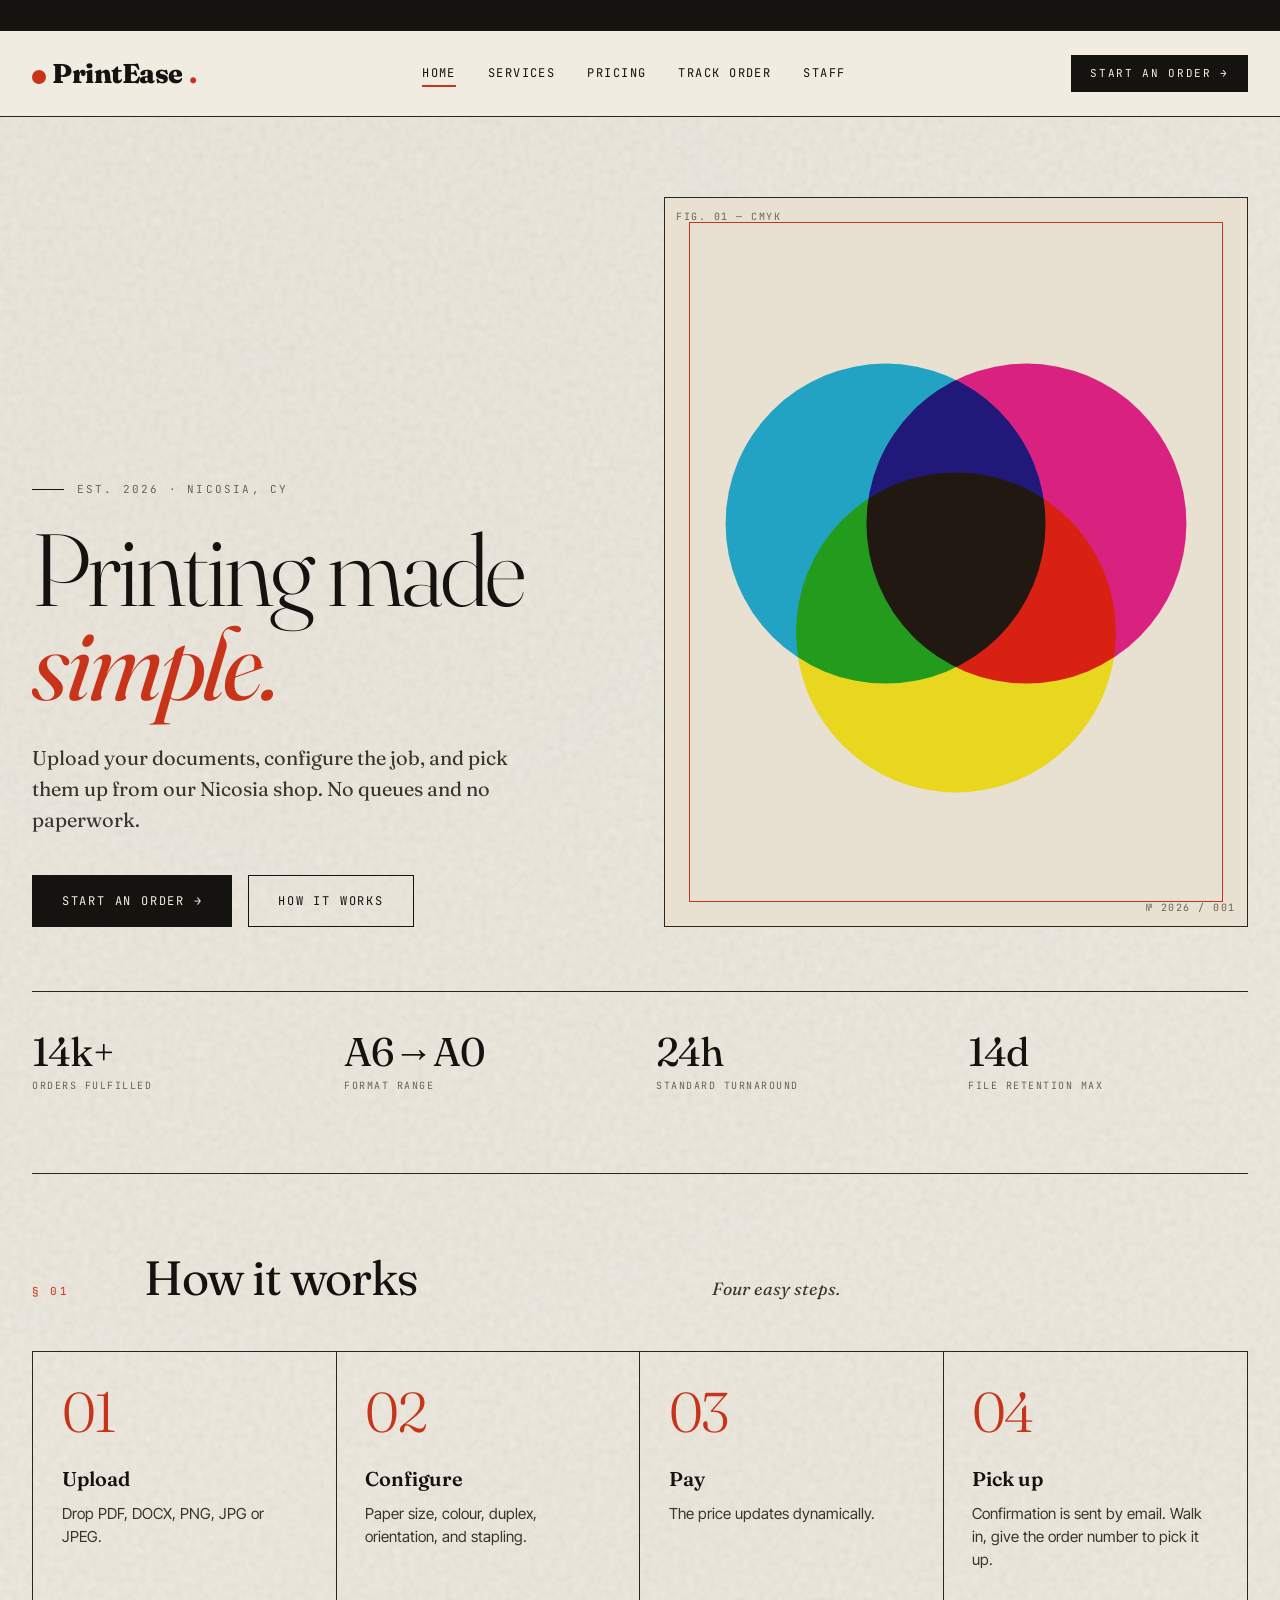
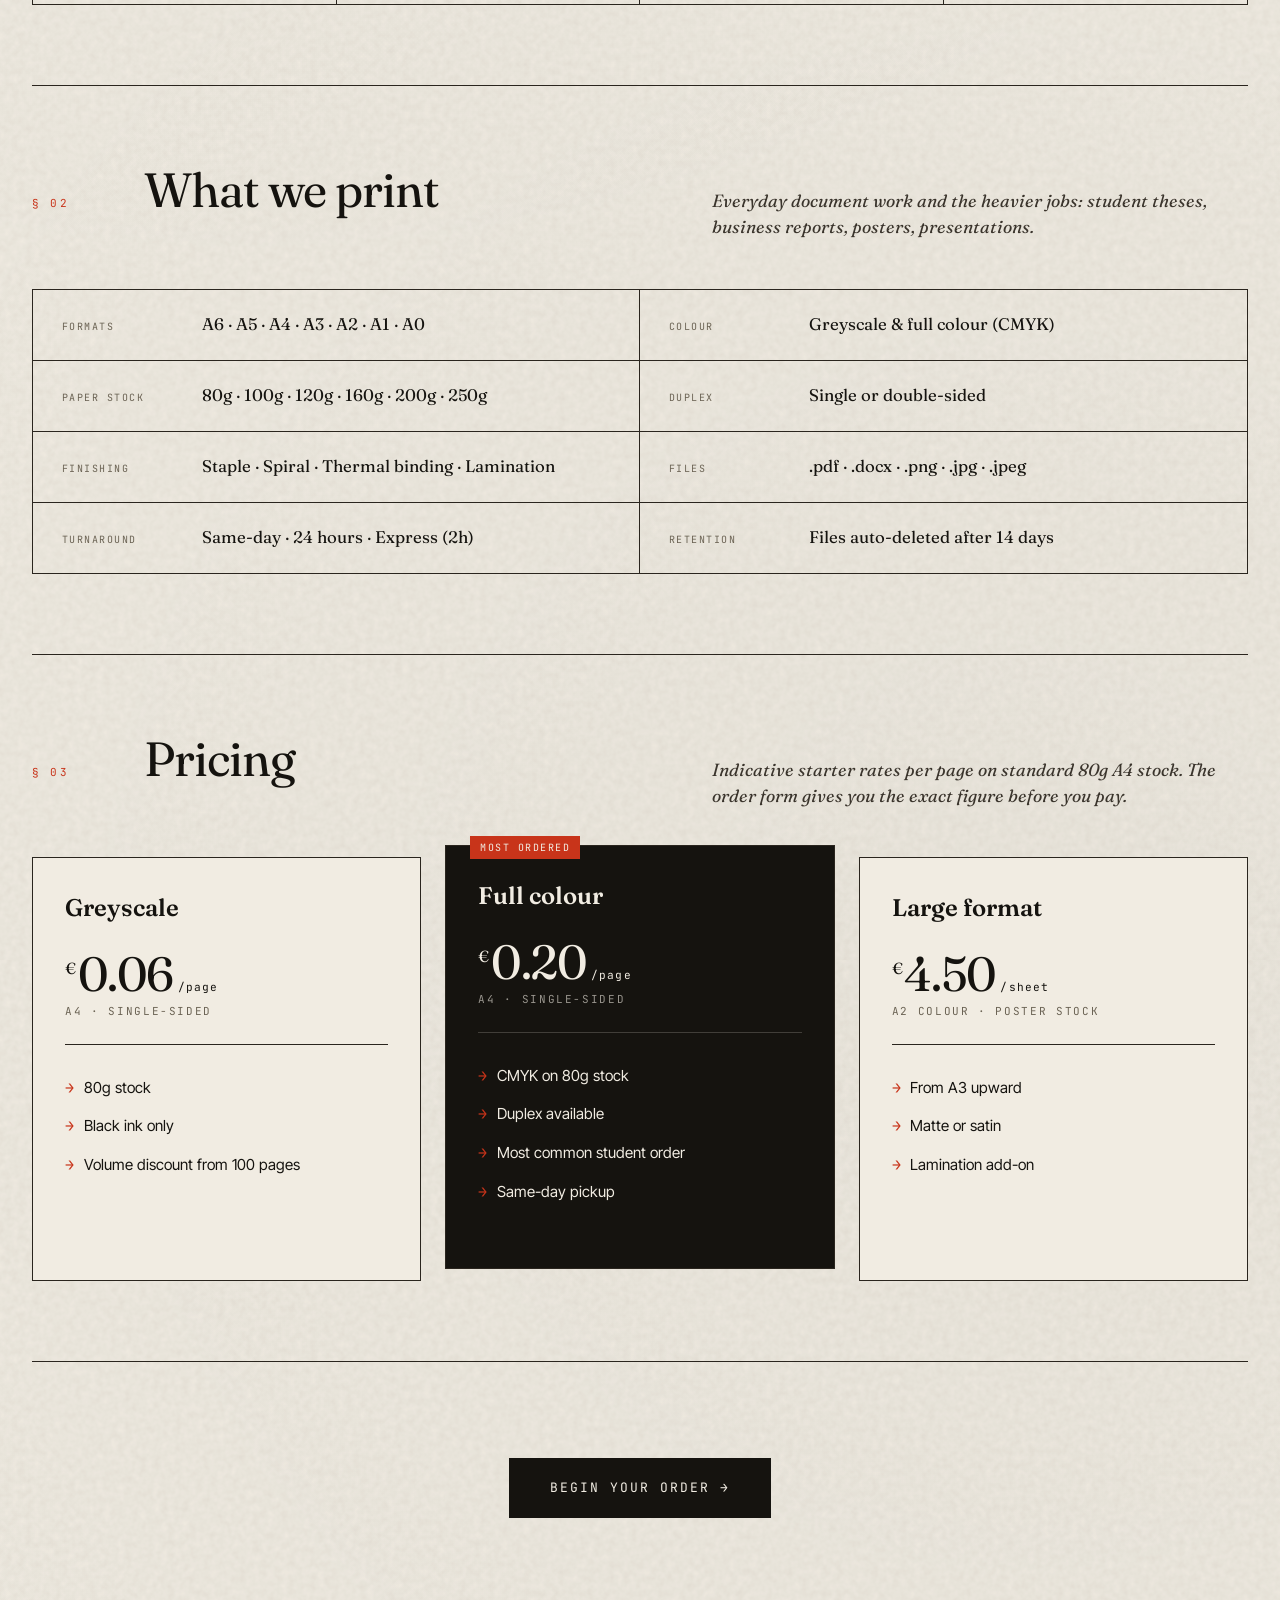
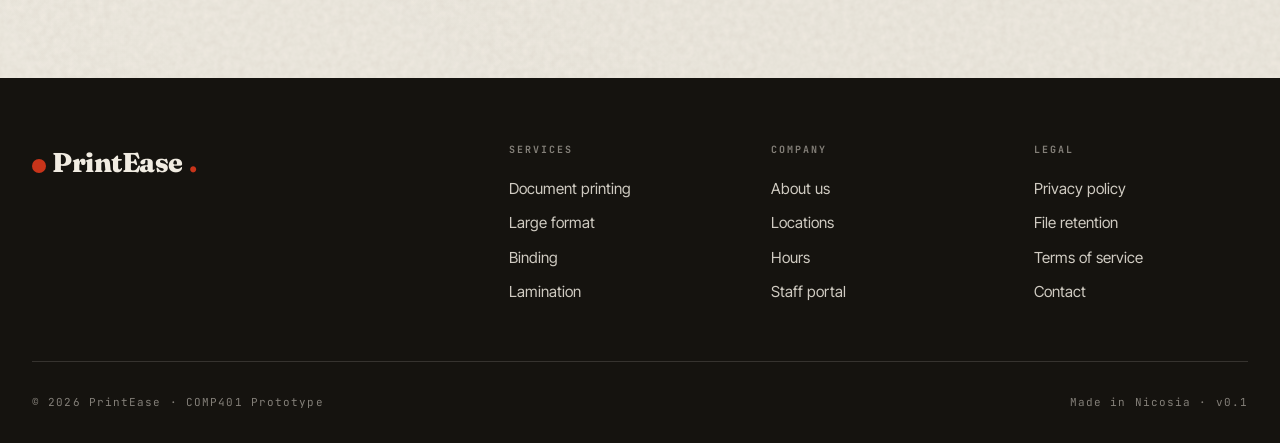
<file: index.html>
<!DOCTYPE html>
<html lang="en">
<head>
<meta charset="UTF-8" />
<meta name="viewport" content="width=device-width, initial-scale=1.0" />
<title>PrintEase — Print on demand, done right.</title>
<link rel="stylesheet" href="css/style.css" />
</head>
<body>

<div class="marquee">
  <div class="marquee-track">
    <span>Same-day pickup available</span>
    <span>Free file review on every order</span>
    <span>Bind · Staple · Fold · Laminate</span>
    <span>Documents deleted after 14 days</span>
    <span>Open Mon–Sat · 09:00 – 19:00</span>
    <span>Same-day pickup available</span>
    <span>Free file review on every order</span>
  </div>
</div>

<nav>
  <div class="nav-inner">
    <a href="index.html" class="logo">
      <span class="logo-mark"></span>
      PrintEase<span style="color: var(--accent);">.</span>
    </a>
    <ul class="nav-links">
      <li><a href="index.html" class="active">Home</a></li>
      <li><a href="#services">Services</a></li>
      <li><a href="#pricing">Pricing</a></li>
      <li><a href="order.html">Track Order</a></li>
      <li><a href="staff.html">Staff</a></li>
    </ul>
    <a href="order.html" class="nav-cta">Start an order →</a>
  </div>
</nav>

<main>

    <section class="hero">
        <div class="hero-grid">
            <div class="fade-up">
                <div class="hero-eyebrow">Est. 2026 · Nicosia, CY</div>
                <h1>Printing made <em>simple.</em></h1>
                <p class="hero-lead">
                  Upload your documents, configure the job, and pick them up
                  from our Nicosia shop. No queues and no paperwork.
                </p>
                <div class="hero-ctas">
                    <a href="order.html" class="btn btn-primary">Start an order →</a>
                    <a href="#how" class="btn btn-secondary">How it works</a>
                </div>
            </div>

            <div class="hero-figure fade-up">
                <div class="hero-figure-label">FIG. 01 — CMYK</div>
                <div class="hero-figure-num">№ 2026 / 001</div>
                <div class="cmyk-stack">
                    <span class="dot c"></span>
                    <span class="dot m"></span>
                    <span class="dot y"></span>
                </div>
            </div>
        </div>

        <div class="hero-meta">
            <div class="hero-meta-item"><span class="num">14k+</span><div class="lbl">Orders fulfilled</div></div>
            <div class="hero-meta-item"><span class="num">A6→A0</span><div class="lbl">Format range</div></div>
            <div class="hero-meta-item"><span class="num">24h</span><div class="lbl">Standard turnaround</div></div>
            <div class="hero-meta-item"><span class="num">14d</span><div class="lbl">File retention max</div></div>
        </div>
    </section>

  <section class="section" id="how">
    <div class="section-head">
      <div class="section-num">§ 01</div>
      <h2 class="section-title">How it works</h2>
      <p class="section-kicker">
        Four easy steps.
      </p>
    </div>

    <div class="steps">
      <div class="step">
        <div class="step-num">01</div>
        <h3>Upload</h3>
        <p>Drop PDF, DOCX, PNG, JPG or JPEG.</p>
      </div>
      <div class="step">
        <div class="step-num">02</div>
        <h3>Configure</h3>
        <p>Paper size, colour, duplex, orientation, and stapling.</p>
      </div>
      <div class="step">
        <div class="step-num">03</div>
        <h3>Pay</h3>
        <p>The price updates dynamically.</p>
      </div>
      <div class="step">
        <div class="step-num">04</div>
        <h3>Pick up</h3>
        <p>Confirmation is sent by email. Walk in, give the order number to pick it up.</p>
      </div>
    </div>
  </section>

  <section class="section" id="services">
    <div class="section-head">
      <div class="section-num">§ 02</div>
      <h2 class="section-title">What we print</h2>
      <p class="section-kicker">
        Everyday document work and the heavier jobs: student theses, business
        reports, posters, presentations.
      </p>
    </div>

    <div class="specs">
      <div class="spec-row"><div class="spec-label">Formats</div><div class="spec-value">A6 · A5 · A4 · A3 · A2 · A1 · A0</div></div>
      <div class="spec-row"><div class="spec-label">Colour</div><div class="spec-value">Greyscale &amp; full colour (CMYK)</div></div>
      <div class="spec-row"><div class="spec-label">Paper stock</div><div class="spec-value">80g · 100g · 120g · 160g · 200g · 250g</div></div>
      <div class="spec-row"><div class="spec-label">Duplex</div><div class="spec-value">Single or double-sided</div></div>
      <div class="spec-row"><div class="spec-label">Finishing</div><div class="spec-value">Staple · Spiral · Thermal binding · Lamination</div></div>
      <div class="spec-row"><div class="spec-label">Files</div><div class="spec-value">.pdf · .docx · .png · .jpg · .jpeg</div></div>
      <div class="spec-row"><div class="spec-label">Turnaround</div><div class="spec-value">Same-day &middot; 24 hours &middot; Express (2h)</div></div>
      <div class="spec-row"><div class="spec-label">Retention</div><div class="spec-value">Files auto-deleted after 14 days</div></div>
    </div>
  </section>

  <section class="section" id="pricing">
    <div class="section-head">
      <div class="section-num">§ 03</div>
      <h2 class="section-title">Pricing</h2>
      <p class="section-kicker">
        Indicative starter rates per page on standard 80g A4 stock. The order
        form gives you the exact figure before you pay.
      </p>
    </div>

    <div class="pricing">
      <div class="price-card">
        <h4>Greyscale</h4>
        <div class="price-amount"><sup>€</sup>0.06<sub>/page</sub></div>
        <div class="price-unit">A4 · single-sided</div>
        <ul>
          <li>80g stock</li>
          <li>Black ink only</li>
          <li>Volume discount from 100 pages</li>
        </ul>
      </div>
      <div class="price-card featured">
        <h4>Full colour</h4>
        <div class="price-amount"><sup>€</sup>0.20<sub>/page</sub></div>
        <div class="price-unit">A4 · single-sided</div>
        <ul>
          <li>CMYK on 80g stock</li>
          <li>Duplex available</li>
          <li>Most common student order</li>
          <li>Same-day pickup</li>
        </ul>
      </div>
      <div class="price-card">
        <h4>Large format</h4>
        <div class="price-amount"><sup>€</sup>4.50<sub>/sheet</sub></div>
        <div class="price-unit">A2 colour · poster stock</div>
        <ul>
          <li>From A3 upward</li>
          <li>Matte or satin</li>
          <li>Lamination add-on</li>
        </ul>
      </div>
    </div>
  </section>


  <section class="section" style="text-align: center; padding: 6rem 0;">
    <a href="order.html" class="btn btn-primary" style="font-size: 13px; padding: 1.2rem 2.5rem;">Begin your order →</a>
  </section>

</main>

<footer>
  <div class="footer-inner">
    <div class="footer-top">
      <div class="footer-brand">
        <div class="logo">
          <span class="logo-mark"></span>
          PrintEase<span style="color: var(--accent);">.</span>
        </div>
      </div>
      <div class="footer-col">
        <h5>Services</h5>
        <ul>
          <li><a href="#services">Document printing</a></li>
          <li><a href="#services">Large format</a></li>
          <li><a href="#services">Binding</a></li>
          <li><a href="#services">Lamination</a></li>
        </ul>
      </div>
      <div class="footer-col">
        <h5>Company</h5>
        <ul>
          <li><a href="#">About us</a></li>
          <li><a href="#">Locations</a></li>
          <li><a href="#">Hours</a></li>
          <li><a href="staff.html">Staff portal</a></li>
        </ul>
      </div>
      <div class="footer-col">
        <h5>Legal</h5>
        <ul>
          <li><a href="#">Privacy policy</a></li>
          <li><a href="#">File retention</a></li>
          <li><a href="#">Terms of service</a></li>
          <li><a href="#">Contact</a></li>
        </ul>
      </div>
    </div>
    <div class="footer-bottom">
      <span>© 2026 PrintEase · COMP401 Prototype</span>
      <span>Made in Nicosia · v0.1</span>
    </div>
  </div>
</footer>

</body>
</html>
</file>
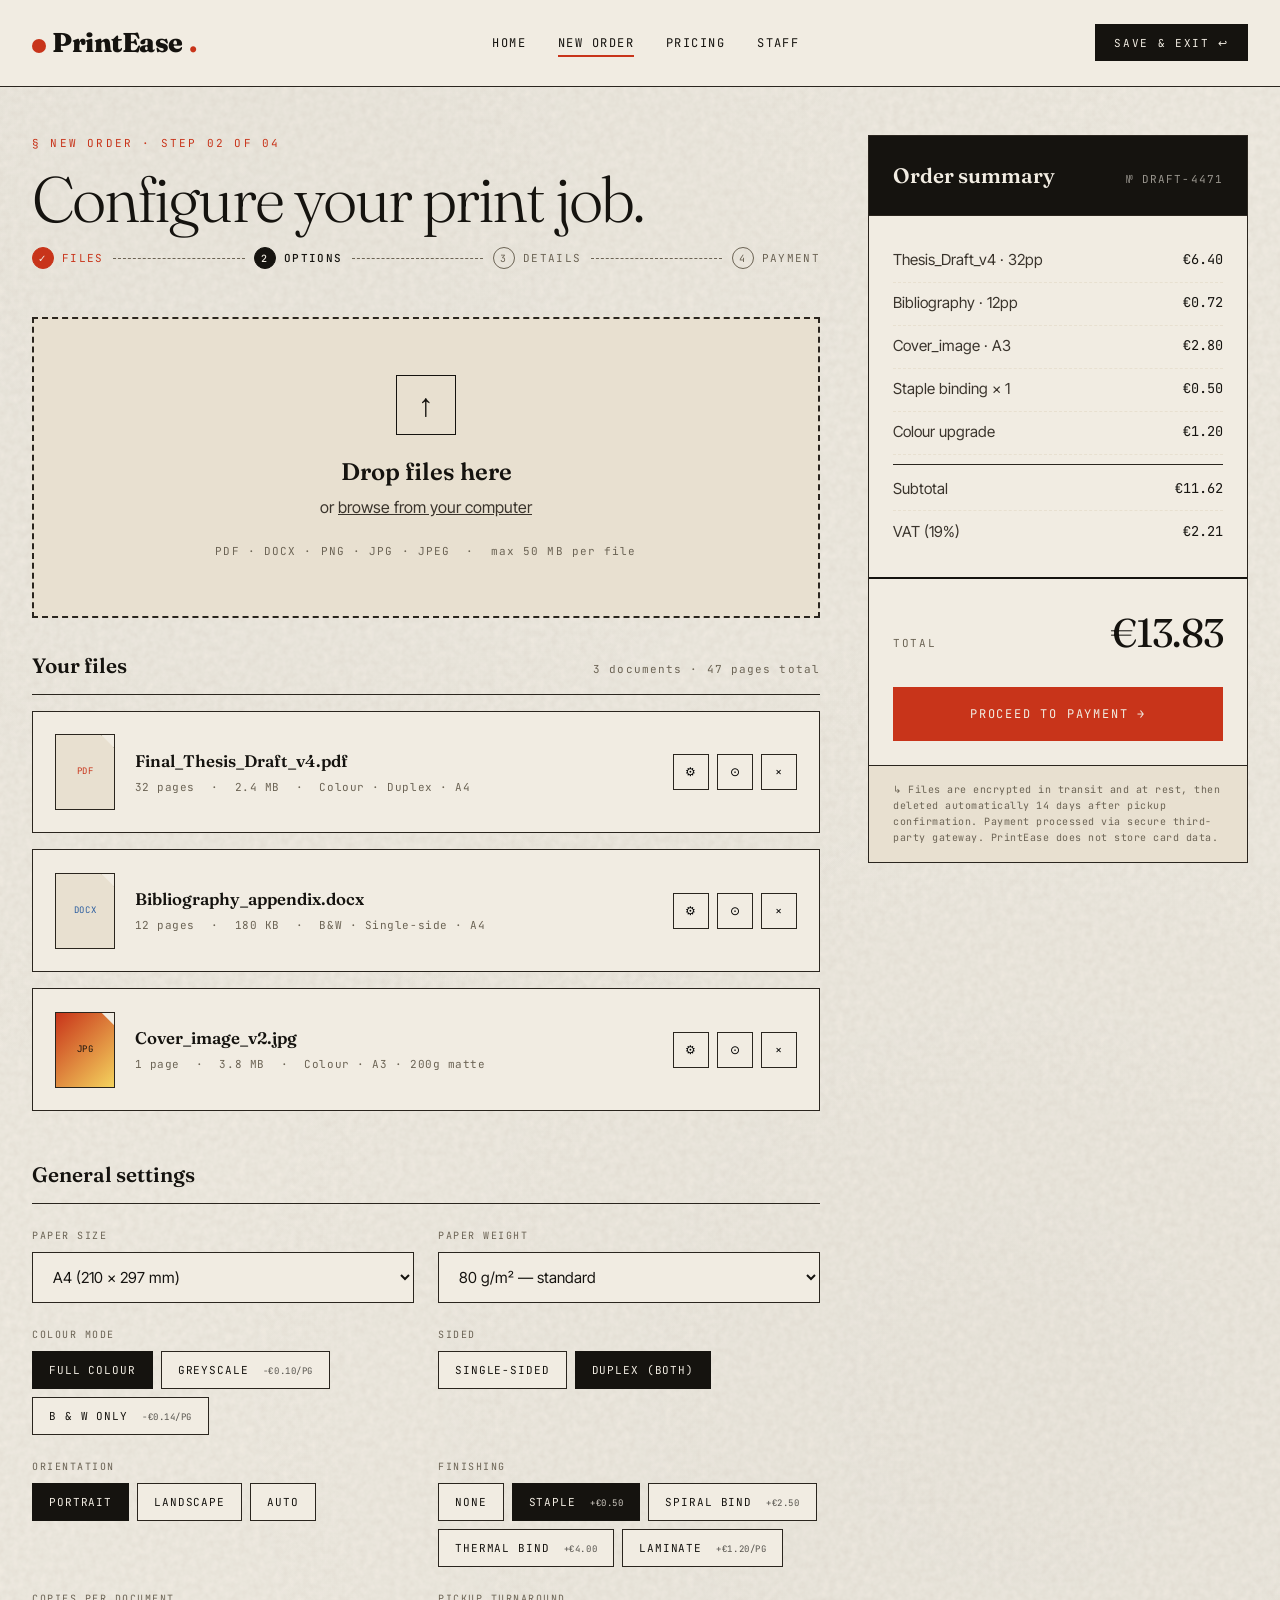
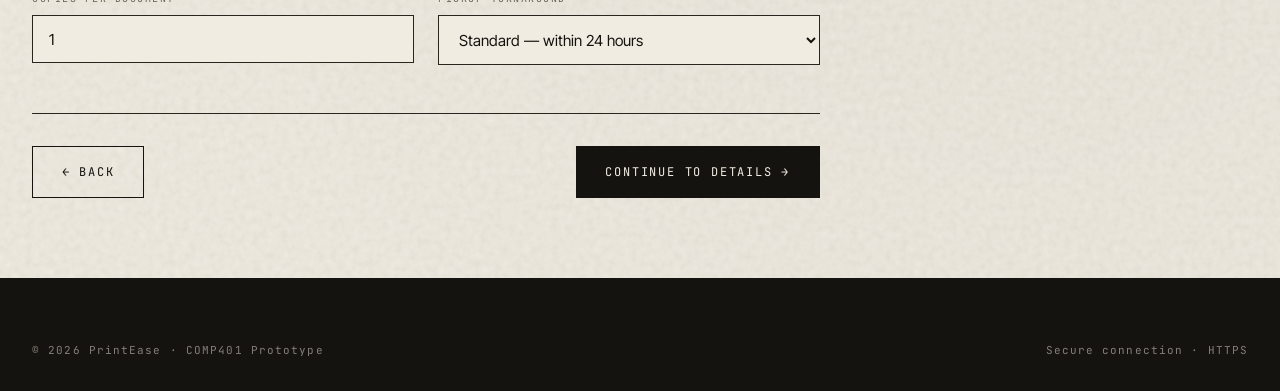
<file: order.html>
<!DOCTYPE html>
<html lang="en">
<head>
<meta charset="UTF-8" />
<meta name="viewport" content="width=device-width, initial-scale=1.0" />
<title>PrintEase — New Order</title>
<link rel="stylesheet" href="css/style.css" />
</head>
<body>

<nav>
  <div class="nav-inner">
    <a href="index.html" class="logo">
      <span class="logo-mark"></span>
      PrintEase<span style="color: var(--accent);">.</span>
    </a>
    <ul class="nav-links">
      <li><a href="index.html">Home</a></li>
      <li><a href="order.html" class="active">New Order</a></li>
      <li><a href="index.html#pricing">Pricing</a></li>
      <li><a href="staff.html">Staff</a></li>
    </ul>
    <a href="index.html" class="nav-cta">Save &amp; exit ↩</a>
  </div>
</nav>

<main>

  <div class="order-layout">

    <div class="order-main">

      <div class="page-eyebrow">§ New order · Step 02 of 04</div>
      <h1 class="page-title">Configure your print job.</h1>

      <div class="progress">
        <div class="progress-step done"><span class="ring">✓</span> Files</div>
        <hr>
        <div class="progress-step current"><span class="ring">2</span> Options</div>
        <hr>
        <div class="progress-step"><span class="ring">3</span> Details</div>
        <hr>
        <div class="progress-step"><span class="ring">4</span> Payment</div>
      </div>

      <div class="upload-zone">
        <div class="upload-icon">↑</div>
        <h3>Drop files here</h3>
        <p>or <u>browse from your computer</u></p>
        <div class="upload-formats">PDF · DOCX · PNG · JPG · JPEG &nbsp;·&nbsp; max 50 MB per file</div>
      </div>

      <div class="file-list">
        <div class="file-list-head">
          <h4>Your files</h4>
          <span>3 documents · 47 pages total</span>
        </div>

        <div class="file-card">
          <div class="file-thumb pdf">PDF</div>
          <div class="file-meta">
            <h5>Final_Thesis_Draft_v4.pdf</h5>
            <div class="details">
              <span>32 pages</span><span>2.4 MB</span><span>Colour · Duplex · A4</span>
            </div>
          </div>
          <div class="file-actions">
            <button class="icon-btn" title="Configure">⚙</button>
            <button class="icon-btn" title="Preview">⊙</button>
            <button class="icon-btn danger" title="Remove">×</button>
          </div>
        </div>

        <div class="file-card">
          <div class="file-thumb docx">DOCX</div>
          <div class="file-meta">
            <h5>Bibliography_appendix.docx</h5>
            <div class="details">
              <span>12 pages</span><span>180 KB</span><span>B&amp;W · Single-side · A4</span>
            </div>
          </div>
          <div class="file-actions">
            <button class="icon-btn" title="Configure">⚙</button>
            <button class="icon-btn" title="Preview">⊙</button>
            <button class="icon-btn danger" title="Remove">×</button>
          </div>
        </div>

        <div class="file-card">
          <div class="file-thumb img">JPG</div>
          <div class="file-meta">
            <h5>Cover_image_v2.jpg</h5>
            <div class="details">
              <span>1 page</span><span>3.8 MB</span><span>Colour · A3 · 200g matte</span>
            </div>
          </div>
          <div class="file-actions">
            <button class="icon-btn" title="Configure">⚙</button>
            <button class="icon-btn" title="Preview">⊙</button>
            <button class="icon-btn danger" title="Remove">×</button>
          </div>
        </div>
      </div>

      <div class="options-block">
        <h4>General settings</h4>

        <div class="opt-grid">
          <div class="opt-field">
            <label>Paper size</label>
            <select>
              <option>A4 (210 × 297 mm)</option>
              <option>A5 (148 × 210 mm)</option>
              <option>A3 (297 × 420 mm)</option>
              <option>A2 (420 × 594 mm)</option>
              <option>Letter (216 × 279 mm)</option>
            </select>
          </div>

          <div class="opt-field">
            <label>Paper weight</label>
            <select>
              <option>80 g/m² — standard</option>
              <option>100 g/m² (+€0.02/page)</option>
              <option>120 g/m² (+€0.04/page)</option>
              <option>160 g/m² (+€0.08/page)</option>
              <option>200 g/m² — poster (+€0.15/page)</option>
              <option>250 g/m² — card (+€0.22/page)</option>
            </select>
          </div>

          <div class="opt-field">
            <label>Colour mode</label>
            <div class="chips">
              <div class="chip active">Full colour</div>
              <div class="chip">Greyscale <span class="delta">−€0.10/pg</span></div>
              <div class="chip">B &amp; W only <span class="delta">−€0.14/pg</span></div>
            </div>
          </div>

          <div class="opt-field">
            <label>Sided</label>
            <div class="chips">
              <div class="chip">Single-sided</div>
              <div class="chip active">Duplex (both)</div>
            </div>
          </div>

          <div class="opt-field">
            <label>Orientation</label>
            <div class="chips">
              <div class="chip active">Portrait</div>
              <div class="chip">Landscape</div>
              <div class="chip">Auto</div>
            </div>
          </div>

          <div class="opt-field">
            <label>Finishing</label>
            <div class="chips">
              <div class="chip">None</div>
              <div class="chip active">Staple <span class="delta">+€0.50</span></div>
              <div class="chip">Spiral bind <span class="delta">+€2.50</span></div>
              <div class="chip">Thermal bind <span class="delta">+€4.00</span></div>
              <div class="chip">Laminate <span class="delta">+€1.20/pg</span></div>
            </div>
          </div>

          <div class="opt-field">
            <label>Copies per document</label>
            <input type="number" value="1" min="1" max="500" />
          </div>

          <div class="opt-field">
            <label>Pickup turnaround</label>
            <select>
              <option>Standard — within 24 hours</option>
              <option>Same day — by close</option>
              <option>Express — within 2 hours (+€3.00)</option>
            </select>
          </div>
        </div>
      </div>

      <div style="display: flex; justify-content: space-between; margin-top: 3rem; padding-top: 2rem; border-top: 1px solid var(--rule);">
        <a href="index.html" class="btn btn-secondary">← Back</a>
        <a href="#" class="btn btn-primary">Continue to details →</a>
      </div>

    </div>

    <aside class="summary">
      <div class="summary-head">
        <h4>Order summary</h4>
        <span class="code">№ DRAFT-4471</span>
      </div>

      <div class="summary-body">
        <div class="summary-row">
          <span class="label">Thesis_Draft_v4 · 32pp</span>
          <span class="val">€6.40</span>
        </div>
        <div class="summary-row">
          <span class="label">Bibliography · 12pp</span>
          <span class="val">€0.72</span>
        </div>
        <div class="summary-row">
          <span class="label">Cover_image · A3</span>
          <span class="val">€2.80</span>
        </div>
        <div class="summary-row">
          <span class="label">Staple binding × 1</span>
          <span class="val">€0.50</span>
        </div>
        <div class="summary-row">
          <span class="label">Colour upgrade</span>
          <span class="val">€1.20</span>
        </div>
        <div class="summary-row" style="margin-top: 0.6rem; padding-top: 0.8rem; border-top: 1px solid var(--rule);">
          <span class="label">Subtotal</span>
          <span class="val">€11.62</span>
        </div>
        <div class="summary-row">
          <span class="label">VAT (19%)</span>
          <span class="val">€2.21</span>
        </div>
      </div>

      <div class="summary-total">
        <span class="lbl">Total</span>
        <span class="amt">€13.83</span>
      </div>

      <div class="summary-cta">
        <button class="btn btn-accent">Proceed to payment →</button>
      </div>

      <div class="summary-note">
        ↳ Files are encrypted in transit and at rest, then deleted automatically 14 days after pickup confirmation. Payment processed via secure third-party gateway. PrintEase does not store card data.
      </div>
    </aside>

  </div>

</main>

<footer style="margin-top: 2rem;">
  <div class="footer-inner">
    <div class="footer-bottom" style="padding-top: 0; border: none;">
      <span>© 2026 PrintEase · COMP401 Prototype</span>
      <span>Secure connection · HTTPS</span>
    </div>
  </div>
</footer>

</body>
</html>
</file>
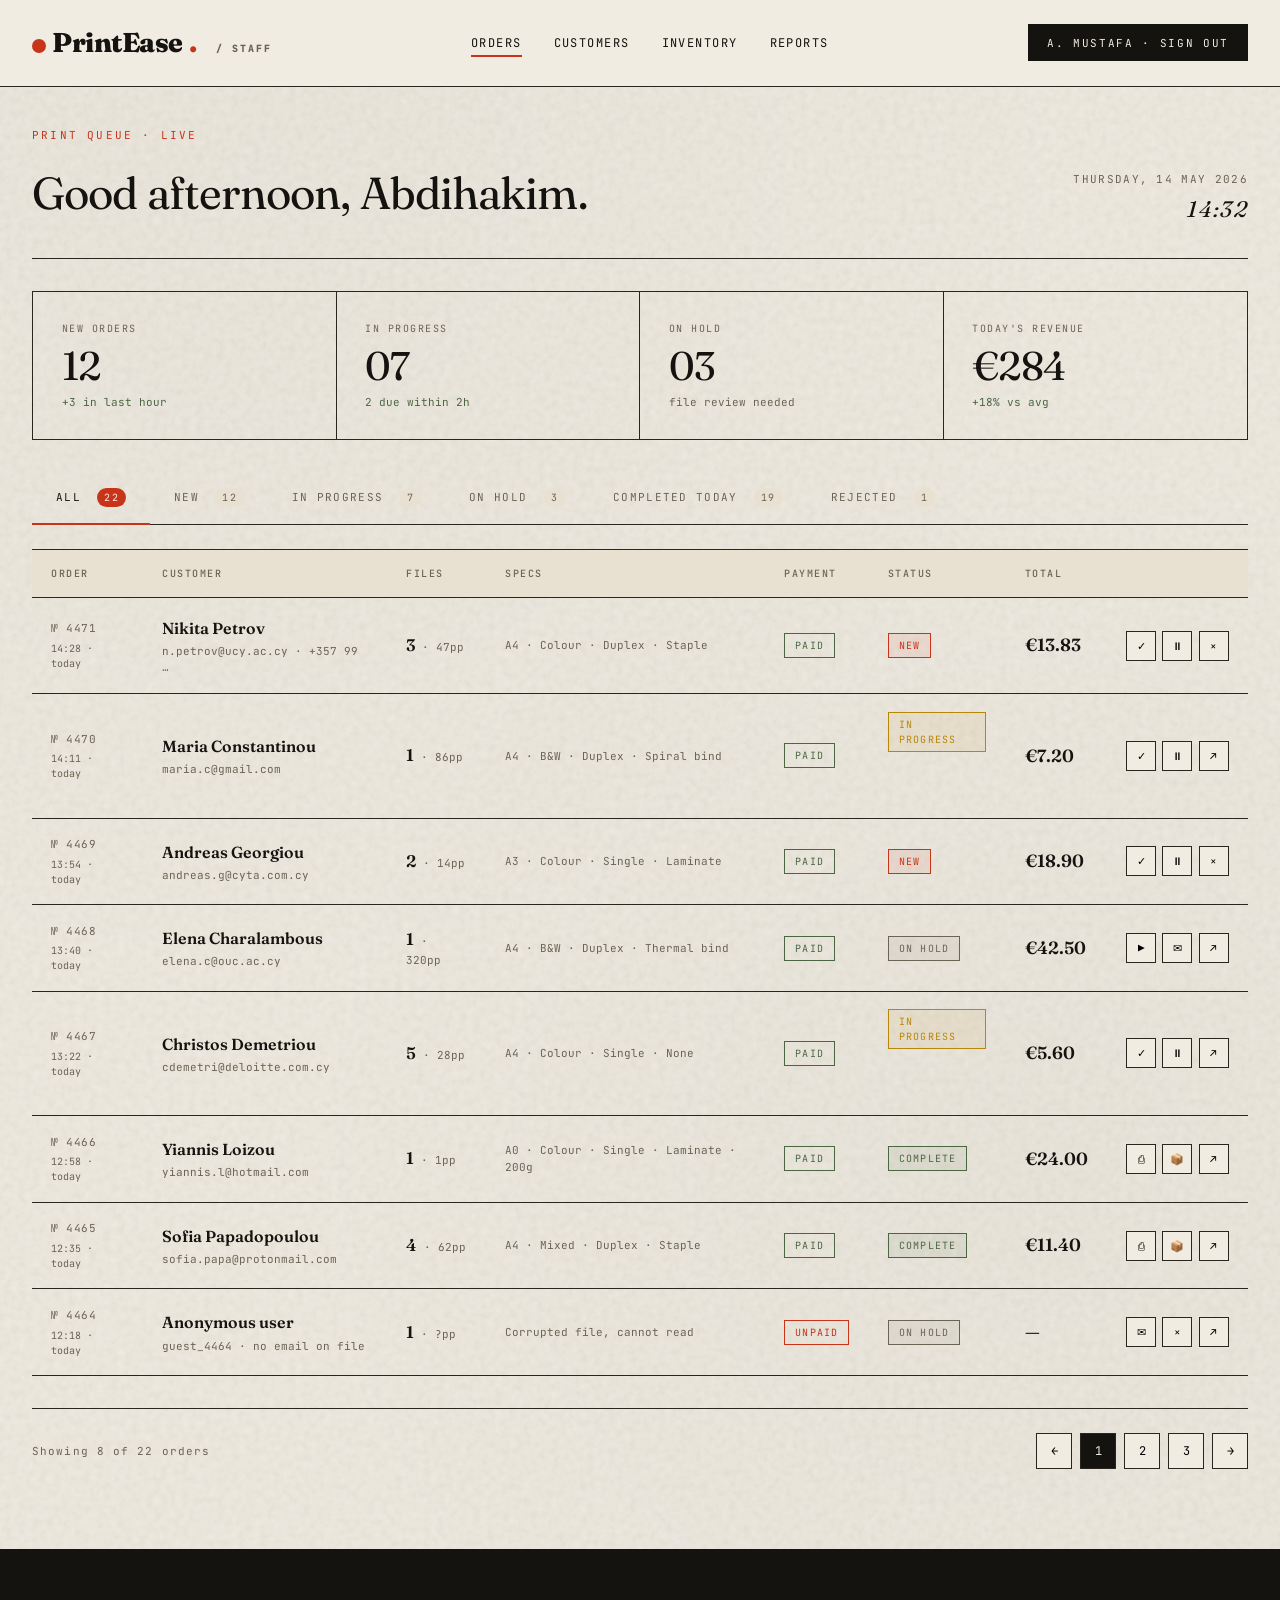
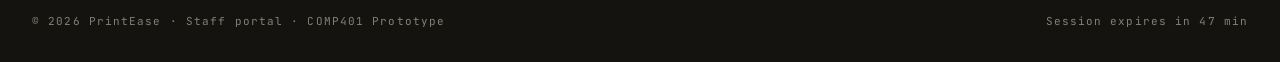
<file: staff.html>
<!DOCTYPE html>
<html lang="en">
<head>
<meta charset="UTF-8" />
<meta name="viewport" content="width=device-width, initial-scale=1.0" />
<title>PrintEase — Staff Dashboard</title>
<link rel="stylesheet" href="css/style.css" />
</head>
<body>

<nav>
  <div class="nav-inner">
    <a href="index.html" class="logo">
      <span class="logo-mark"></span>
      PrintEase<span style="color: var(--accent);">.</span>
      <span style="font-family: var(--mono); font-size: 10px; letter-spacing: 0.2em; color: var(--ink-muted); margin-left: 0.8rem; text-transform: uppercase;">/ Staff</span>
    </a>
    <ul class="nav-links">
      <li><a href="staff.html" class="active">Orders</a></li>
      <li><a href="#">Customers</a></li>
      <li><a href="#">Inventory</a></li>
      <li><a href="#">Reports</a></li>
    </ul>
    <a href="#" class="nav-cta">A. Mustafa · Sign out</a>
  </div>
</nav>

<main>

  <div class="dash-header">
    <div>
      <div class="page-eyebrow">Print queue · Live</div>
      <h1>Good afternoon, Abdihakim.</h1>
    </div>
    <div class="meta">
      Thursday, 14 May 2026<br>
      <strong>14:32</strong>
    </div>
  </div>

  <div class="dash-stats">
    <div class="stat">
      <div class="stat-label">New orders</div>
      <div class="stat-value">12</div>
      <div class="stat-delta">+3 in last hour</div>
    </div>
    <div class="stat">
      <div class="stat-label">In progress</div>
      <div class="stat-value">07</div>
      <div class="stat-delta">2 due within 2h</div>
    </div>
    <div class="stat">
      <div class="stat-label">On hold</div>
      <div class="stat-value">03</div>
      <div class="stat-delta neutral">file review needed</div>
    </div>
    <div class="stat">
      <div class="stat-label">Today's revenue</div>
      <div class="stat-value">€284</div>
      <div class="stat-delta">+18% vs avg</div>
    </div>
  </div>

  <div class="dash-tabs">
    <div class="dash-tab active">All <span class="count">22</span></div>
    <div class="dash-tab">New <span class="count">12</span></div>
    <div class="dash-tab">In progress <span class="count">7</span></div>
    <div class="dash-tab">On hold <span class="count">3</span></div>
    <div class="dash-tab">Completed today <span class="count">19</span></div>
    <div class="dash-tab">Rejected <span class="count">1</span></div>
  </div>

  <table class="orders-table">
    <thead>
      <tr>
        <th>Order</th>
        <th>Customer</th>
        <th>Files</th>
        <th>Specs</th>
        <th>Payment</th>
        <th>Status</th>
        <th>Total</th>
        <th></th>
      </tr>
    </thead>
    <tbody>

      <tr>
        <td>
          <div class="order-id">№ 4471</div>
          <div style="font-family: var(--mono); font-size: 10px; color: var(--ink-muted); margin-top: 4px;">14:28 · today</div>
        </td>
        <td>
          <div class="customer-name">Nikita Petrov</div>
          <div class="customer-email">n.petrov@ucy.ac.cy · +357 99 …</div>
        </td>
        <td><div class="order-files"><strong>3</strong> · 47pp</div></td>
        <td><div class="order-files">A4 · Colour · Duplex · Staple</div></td>
        <td><span class="badge paid">Paid</span></td>
        <td><span class="badge new">New</span></td>
        <td><div class="order-price">€13.83</div></td>
        <td>
          <div class="row-actions">
            <button class="icon-btn" title="Accept">✓</button>
            <button class="icon-btn" title="Hold">⏸</button>
            <button class="icon-btn danger" title="Reject">×</button>
          </div>
        </td>
      </tr>

      <tr>
        <td>
          <div class="order-id">№ 4470</div>
          <div style="font-family: var(--mono); font-size: 10px; color: var(--ink-muted); margin-top: 4px;">14:11 · today</div>
        </td>
        <td>
          <div class="customer-name">Maria Constantinou</div>
          <div class="customer-email">maria.c@gmail.com</div>
        </td>
        <td><div class="order-files"><strong>1</strong> · 86pp</div></td>
        <td><div class="order-files">A4 · B&amp;W · Duplex · Spiral bind</div></td>
        <td><span class="badge paid">Paid</span></td>
        <td><span class="badge progress">In progress</span></td>
        <td><div class="order-price">€7.20</div></td>
        <td>
          <div class="row-actions">
            <button class="icon-btn" title="Mark done">✓</button>
            <button class="icon-btn" title="Hold">⏸</button>
            <button class="icon-btn" title="Open">↗</button>
          </div>
        </td>
      </tr>

      <tr>
        <td>
          <div class="order-id">№ 4469</div>
          <div style="font-family: var(--mono); font-size: 10px; color: var(--ink-muted); margin-top: 4px;">13:54 · today</div>
        </td>
        <td>
          <div class="customer-name">Andreas Georgiou</div>
          <div class="customer-email">andreas.g@cyta.com.cy</div>
        </td>
        <td><div class="order-files"><strong>2</strong> · 14pp</div></td>
        <td><div class="order-files">A3 · Colour · Single · Laminate</div></td>
        <td><span class="badge paid">Paid</span></td>
        <td><span class="badge new">New</span></td>
        <td><div class="order-price">€18.90</div></td>
        <td>
          <div class="row-actions">
            <button class="icon-btn" title="Accept">✓</button>
            <button class="icon-btn" title="Hold">⏸</button>
            <button class="icon-btn danger" title="Reject">×</button>
          </div>
        </td>
      </tr>

      <tr>
        <td>
          <div class="order-id">№ 4468</div>
          <div style="font-family: var(--mono); font-size: 10px; color: var(--ink-muted); margin-top: 4px;">13:40 · today</div>
        </td>
        <td>
          <div class="customer-name">Elena Charalambous</div>
          <div class="customer-email">elena.c@ouc.ac.cy</div>
        </td>
        <td><div class="order-files"><strong>1</strong> · 320pp</div></td>
        <td><div class="order-files">A4 · B&amp;W · Duplex · Thermal bind</div></td>
        <td><span class="badge paid">Paid</span></td>
        <td><span class="badge hold">On hold</span></td>
        <td><div class="order-price">€42.50</div></td>
        <td>
          <div class="row-actions">
            <button class="icon-btn" title="Resume">▶</button>
            <button class="icon-btn" title="Contact">✉</button>
            <button class="icon-btn" title="Open">↗</button>
          </div>
        </td>
      </tr>

      <tr>
        <td>
          <div class="order-id">№ 4467</div>
          <div style="font-family: var(--mono); font-size: 10px; color: var(--ink-muted); margin-top: 4px;">13:22 · today</div>
        </td>
        <td>
          <div class="customer-name">Christos Demetriou</div>
          <div class="customer-email">cdemetri@deloitte.com.cy</div>
        </td>
        <td><div class="order-files"><strong>5</strong> · 28pp</div></td>
        <td><div class="order-files">A4 · Colour · Single · None</div></td>
        <td><span class="badge paid">Paid</span></td>
        <td><span class="badge progress">In progress</span></td>
        <td><div class="order-price">€5.60</div></td>
        <td>
          <div class="row-actions">
            <button class="icon-btn" title="Mark done">✓</button>
            <button class="icon-btn" title="Hold">⏸</button>
            <button class="icon-btn" title="Open">↗</button>
          </div>
        </td>
      </tr>

      <tr>
        <td>
          <div class="order-id">№ 4466</div>
          <div style="font-family: var(--mono); font-size: 10px; color: var(--ink-muted); margin-top: 4px;">12:58 · today</div>
        </td>
        <td>
          <div class="customer-name">Yiannis Loizou</div>
          <div class="customer-email">yiannis.l@hotmail.com</div>
        </td>
        <td><div class="order-files"><strong>1</strong> · 1pp</div></td>
        <td><div class="order-files">A0 · Colour · Single · Laminate · 200g</div></td>
        <td><span class="badge paid">Paid</span></td>
        <td><span class="badge complete">Complete</span></td>
        <td><div class="order-price">€24.00</div></td>
        <td>
          <div class="row-actions">
            <button class="icon-btn" title="Print receipt">⎙</button>
            <button class="icon-btn" title="Archive">📦</button>
            <button class="icon-btn" title="Open">↗</button>
          </div>
        </td>
      </tr>

      <tr>
        <td>
          <div class="order-id">№ 4465</div>
          <div style="font-family: var(--mono); font-size: 10px; color: var(--ink-muted); margin-top: 4px;">12:35 · today</div>
        </td>
        <td>
          <div class="customer-name">Sofia Papadopoulou</div>
          <div class="customer-email">sofia.papa@protonmail.com</div>
        </td>
        <td><div class="order-files"><strong>4</strong> · 62pp</div></td>
        <td><div class="order-files">A4 · Mixed · Duplex · Staple</div></td>
        <td><span class="badge paid">Paid</span></td>
        <td><span class="badge complete">Complete</span></td>
        <td><div class="order-price">€11.40</div></td>
        <td>
          <div class="row-actions">
            <button class="icon-btn" title="Print receipt">⎙</button>
            <button class="icon-btn" title="Archive">📦</button>
            <button class="icon-btn" title="Open">↗</button>
          </div>
        </td>
      </tr>

      <tr>
        <td>
          <div class="order-id">№ 4464</div>
          <div style="font-family: var(--mono); font-size: 10px; color: var(--ink-muted); margin-top: 4px;">12:18 · today</div>
        </td>
        <td>
          <div class="customer-name">Anonymous user</div>
          <div class="customer-email">guest_4464 · no email on file</div>
        </td>
        <td><div class="order-files"><strong>1</strong> · ?pp</div></td>
        <td><div class="order-files">Corrupted file, cannot read</div></td>
        <td><span class="badge unpaid">Unpaid</span></td>
        <td><span class="badge hold">On hold</span></td>
        <td><div class="order-price">—</div></td>
        <td>
          <div class="row-actions">
            <button class="icon-btn" title="Contact">✉</button>
            <button class="icon-btn danger" title="Reject">×</button>
            <button class="icon-btn" title="Open">↗</button>
          </div>
        </td>
      </tr>

    </tbody>
  </table>

  <div style="display: flex; justify-content: space-between; align-items: center; margin: 2rem 0 5rem; padding-top: 1.5rem; border-top: 1px solid var(--rule);">
    <span style="font-family: var(--mono); font-size: 11px; letter-spacing: 0.1em; color: var(--ink-muted);">Showing 8 of 22 orders</span>
    <div style="display: flex; gap: 0.5rem;">
      <button class="icon-btn">←</button>
      <button class="icon-btn" style="background: var(--ink); color: var(--paper);">1</button>
      <button class="icon-btn">2</button>
      <button class="icon-btn">3</button>
      <button class="icon-btn">→</button>
    </div>
  </div>

</main>

<footer>
  <div class="footer-inner">
    <div class="footer-bottom" style="padding-top: 0; border: none;">
      <span>© 2026 PrintEase · Staff portal · COMP401 Prototype</span>
      <span>Session expires in 47 min</span>
    </div>
  </div>
</footer>

</body>
</html>
</file>
<file: css/style.css>
@import url('https://fonts.googleapis.com/css2?family=Fraunces:ital,opsz,wght@0,9..144,300;0,9..144,400;0,9..144,600;0,9..144,800;1,9..144,400&family=JetBrains+Mono:wght@400;500&family=Inter+Tight:wght@400;500;600&display=swap');

:root {
  --paper: #f1ece2;
  --paper-deep: #e8e0d0;
  --ink: #15130f;
  --ink-soft: #3a342c;
  --ink-muted: #6b6354;
  --rule: #2a251e;
  --accent: #c8341a;
  --accent-deep: #8f2010;
  --highlight: #f4d35e;
  --green: #4a6741;
  --shadow: rgba(21, 19, 15, 0.08);

  --serif: 'Fraunces', Georgia, serif;
  --sans:  'Inter Tight', system-ui, sans-serif;
  --mono:  'JetBrains Mono', ui-monospace, monospace;

  --max: 1280px;
}

* { box-sizing: border-box; margin: 0; padding: 0; }

html { scroll-behavior: smooth; }

body {
  font-family: var(--sans);
  background: var(--paper);
  color: var(--ink);
  line-height: 1.5;
  font-size: 16px;
  -webkit-font-smoothing: antialiased;
  background-image:
          radial-gradient(circle at 20% 10%, rgba(0,0,0,0.015) 0%, transparent 50%),
          radial-gradient(circle at 80% 70%, rgba(0,0,0,0.02) 0%, transparent 50%),
          url("data:image/svg+xml,%3Csvg viewBox='0 0 200 200' xmlns='http://www.w3.org/2000/svg'%3E%3Cfilter id='n'%3E%3CfeTurbulence type='fractalNoise' baseFrequency='0.9' numOctaves='2'/%3E%3CfeColorMatrix values='0 0 0 0 0 0 0 0 0 0 0 0 0 0 0 0 0 0 0.06 0'/%3E%3C/filter%3E%3Crect width='100%25' height='100%25' filter='url(%23n)'/%3E%3C/svg%3E");
}

a { color: inherit; text-decoration: none; }

img { max-width: 100%; display: block; }

.marquee {
  background: var(--ink);
  color: var(--paper);
  font-family: var(--mono);
  font-size: 11px;
  letter-spacing: 0.18em;
  text-transform: uppercase;
  padding: 7px 0;
  overflow: hidden;
  white-space: nowrap;
}
.marquee-track {
  display: inline-block;
  animation: scroll 40s linear infinite;
  padding-left: 100%;
}
.marquee-track span { margin: 0 2rem; }
.marquee-track span::before {
  content: "✦";
  color: var(--accent);
  margin-right: 2rem;
}
@keyframes scroll {
  0% { transform: translateX(0); }
  100% { transform: translateX(-100%); }
}

nav {
  border-bottom: 1px solid var(--rule);
  background: var(--paper);
  position: sticky;
  top: 0;
  z-index: 50;
}
.nav-inner {
  max-width: var(--max);
  margin: 0 auto;
  padding: 1.4rem 2rem;
  display: flex;
  align-items: center;
  justify-content: space-between;
  gap: 2rem;
}
.logo {
  font-family: var(--serif);
  font-weight: 800;
  font-size: 1.7rem;
  letter-spacing: -0.02em;
  display: flex;
  align-items: baseline;
  gap: 0.4rem;
}
.logo-mark {
  display: inline-block;
  width: 14px;
  height: 14px;
  background: var(--accent);
  border-radius: 50%;
  transform: translateY(1px);
}
.nav-links {
  display: flex;
  gap: 2rem;
  list-style: none;
  font-family: var(--mono);
  font-size: 12px;
  letter-spacing: 0.12em;
  text-transform: uppercase;
}
.nav-links a {
  position: relative;
  padding: 4px 0;
  transition: color 0.2s;
}
.nav-links a:hover { color: var(--accent); }
.nav-links a.active::after {
  content: "";
  position: absolute;
  left: 0; right: 0; bottom: -2px;
  height: 2px;
  background: var(--accent);
}
.nav-cta {
  background: var(--ink);
  color: var(--paper);
  padding: 0.65rem 1.2rem;
  font-family: var(--mono);
  font-size: 11px;
  letter-spacing: 0.15em;
  text-transform: uppercase;
  transition: background 0.2s;
}
.nav-cta:hover { background: var(--accent); }

main { max-width: var(--max); margin: 0 auto; padding: 0 2rem; }

.section { padding: 5rem 0; border-top: 1px solid var(--rule); }
.section:first-child { border-top: none; }

.hero {
  padding: 5rem 0 5rem;
  position: relative;
}
.hero-grid {
  display: grid;
  grid-template-columns: 1fr 1fr;
  gap: 3rem;
  align-items: end;
  margin-bottom: 4rem;
}
.hero-eyebrow {
  font-family: var(--mono);
  font-size: 11px;
  letter-spacing: 0.2em;
  text-transform: uppercase;
  color: var(--ink-muted);
  margin-bottom: 1.5rem;
  display: flex;
  align-items: center;
  gap: 0.8rem;
}
.hero-eyebrow::before {
  content: "";
  width: 32px;
  height: 1px;
  background: var(--ink);
}
.hero h1 {
  font-family: var(--serif);
  font-weight: 300;
  font-size: clamp(3.5rem, 8vw, 7rem);
  line-height: 0.92;
  letter-spacing: -0.03em;
  margin-bottom: 2rem;
}
.hero h1 em {
  font-style: italic;
  font-weight: 400;
  color: var(--accent);
}
.hero-lead {
  font-family: var(--serif);
  font-size: 1.25rem;
  line-height: 1.55;
  color: var(--ink-soft);
  max-width: 30rem;
  margin-bottom: 2.5rem;
}
.hero-ctas {
  display: flex;
  gap: 1rem;
  flex-wrap: wrap;
}
.btn {
  display: inline-flex;
  align-items: center;
  gap: 0.5rem;
  padding: 1rem 1.8rem;
  font-family: var(--mono);
  font-size: 12px;
  letter-spacing: 0.15em;
  text-transform: uppercase;
  cursor: pointer;
  transition: all 0.2s;
  border: 1px solid var(--ink);
  background: transparent;
  color: var(--ink);
}
.btn-primary {
  background: var(--ink);
  color: var(--paper);
}
.btn-primary:hover {
  background: var(--accent);
  border-color: var(--accent);
}
.btn-secondary:hover {
  background: var(--ink);
  color: var(--paper);
}
.btn-accent {
  background: var(--accent);
  color: var(--paper);
  border-color: var(--accent);
}
.btn-accent:hover {
  background: var(--accent-deep);
  border-color: var(--accent-deep);
}

.hero-figure {
  position: relative;
  aspect-ratio: 4 / 5;
  background: var(--paper-deep);
  border: 1px solid var(--rule);
  overflow: hidden;
}
.hero-figure::before {
  content: "";
  position: absolute;
  inset: 1.5rem;
  border: 1px solid var(--accent);
  z-index: 2;
  pointer-events: none;
}
.hero-figure-label {
  position: absolute;
  top: 0.7rem;
  left: 0.7rem;
  font-family: var(--mono);
  font-size: 10px;
  letter-spacing: 0.15em;
  text-transform: uppercase;
  color: var(--ink-muted);
  z-index: 3;
}
.hero-figure-num {
  position: absolute;
  bottom: 0.7rem;
  right: 0.7rem;
  font-family: var(--mono);
  font-size: 10px;
  letter-spacing: 0.15em;
  color: var(--ink-muted);
  z-index: 3;
}
.cmyk-stack {
  position: absolute;
  inset: 0;
  display: flex;
  align-items: center;
  justify-content: center;
}
.cmyk-stack .dot {
  position: absolute;
  width: 55%;
  aspect-ratio: 1;
  border-radius: 50%;
  mix-blend-mode: multiply;
  opacity: 0.85;
}
.cmyk-stack .c { background: #00aeef; transform: translate(-22%, -12%); }
.cmyk-stack .m { background: #ec008c; transform: translate(22%, -12%); }
.cmyk-stack .y { background: #fff200; transform: translate(0, 22%); }

.hero-meta {
  display: grid;
  grid-template-columns: repeat(4, 1fr);
  gap: 2rem;
  padding-top: 2.5rem;
  border-top: 1px solid var(--rule);
}
.hero-meta-item .num {
  font-family: var(--serif);
  font-size: 2.5rem;
  font-weight: 400;
  letter-spacing: -0.02em;
  display: block;
  line-height: 1;
}
.hero-meta-item .lbl {
  font-family: var(--mono);
  font-size: 10px;
  letter-spacing: 0.15em;
  text-transform: uppercase;
  color: var(--ink-muted);
  margin-top: 0.4rem;
}

.section-head {
  display: grid;
  grid-template-columns: 80px 1fr 1fr;
  gap: 2rem;
  align-items: baseline;
  margin-bottom: 3rem;
}
.section-num {
  font-family: var(--mono);
  font-size: 11px;
  letter-spacing: 0.2em;
  color: var(--accent);
}
.section-title {
  font-family: var(--serif);
  font-size: clamp(2rem, 4vw, 3rem);
  font-weight: 400;
  letter-spacing: -0.02em;
  line-height: 1;
}
.section-kicker {
  font-family: var(--serif);
  font-style: italic;
  font-size: 1.1rem;
  color: var(--ink-soft);
  line-height: 1.5;
}

.steps {
  display: grid;
  grid-template-columns: repeat(4, 1fr);
  gap: 0;
  border: 1px solid var(--rule);
}
.step {
  padding: 2rem 1.8rem;
  border-right: 1px solid var(--rule);
  position: relative;
  transition: background 0.25s;
}
.step:last-child { border-right: none; }
.step:hover { background: var(--paper-deep); }
.step-num {
  font-family: var(--serif);
  font-weight: 300;
  font-size: 3.5rem;
  line-height: 1;
  letter-spacing: -0.04em;
  color: var(--accent);
  margin-bottom: 1.5rem;
}
.step h3 {
  font-family: var(--serif);
  font-size: 1.25rem;
  font-weight: 600;
  margin-bottom: 0.6rem;
}
.step p {
  font-size: 0.95rem;
  color: var(--ink-soft);
  line-height: 1.5;
}

.specs {
  display: grid;
  grid-template-columns: 1fr 1fr;
  gap: 0;
  border: 1px solid var(--rule);
}
.spec-row {
  display: grid;
  grid-template-columns: 140px 1fr;
  padding: 1.4rem 1.8rem;
  border-bottom: 1px solid var(--rule);
  border-right: 1px solid var(--rule);
  align-items: baseline;
}
.spec-row:nth-child(2n) { border-right: none; }
.spec-row:nth-last-child(-n+2) { border-bottom: none; }
.spec-label {
  font-family: var(--mono);
  font-size: 10px;
  letter-spacing: 0.15em;
  text-transform: uppercase;
  color: var(--ink-muted);
}
.spec-value {
  font-family: var(--serif);
  font-size: 1.05rem;
  color: var(--ink);
}

.pricing {
  display: grid;
  grid-template-columns: repeat(3, 1fr);
  gap: 1.5rem;
}
.price-card {
  border: 1px solid var(--rule);
  padding: 2rem;
  background: var(--paper);
  position: relative;
  transition: transform 0.25s;
}
.price-card.featured {
  background: var(--ink);
  color: var(--paper);
  transform: translateY(-12px);
}
.price-card.featured::before {
  content: "Most ordered";
  position: absolute;
  top: -10px;
  left: 1.5rem;
  background: var(--accent);
  color: var(--paper);
  font-family: var(--mono);
  font-size: 10px;
  letter-spacing: 0.15em;
  text-transform: uppercase;
  padding: 4px 10px;
}
.price-card h4 {
  font-family: var(--serif);
  font-size: 1.5rem;
  font-weight: 600;
  margin-bottom: 0.4rem;
}
.price-amount {
  font-family: var(--serif);
  font-size: 3rem;
  font-weight: 400;
  letter-spacing: -0.03em;
  line-height: 1;
  margin: 1.5rem 0 0.3rem;
}
.price-amount sup {
  font-size: 1rem;
  vertical-align: super;
  margin-right: 0.2rem;
}
.price-amount sub {
  font-family: var(--mono);
  font-size: 0.7rem;
  letter-spacing: 0.1em;
  vertical-align: baseline;
  margin-left: 0.3rem;
}
.price-unit {
  font-family: var(--mono);
  font-size: 11px;
  letter-spacing: 0.15em;
  text-transform: uppercase;
  color: var(--ink-muted);
  margin-bottom: 1.5rem;
}
.price-card.featured .price-unit { color: rgba(241, 236, 226, 0.6); }
.price-card ul {
  list-style: none;
  padding: 1.5rem 0;
  border-top: 1px solid var(--rule);
}
.price-card.featured ul { border-top-color: rgba(241, 236, 226, 0.2); }
.price-card li {
  padding: 0.5rem 0;
  font-size: 0.95rem;
  display: flex;
  align-items: baseline;
  gap: 0.6rem;
}
.price-card li::before {
  content: "→";
  color: var(--accent);
  font-family: var(--mono);
}

footer {
  background: var(--ink);
  color: var(--paper);
  padding: 4rem 2rem 2rem;
  margin-top: 4rem;
}
.footer-inner {
  max-width: var(--max);
  margin: 0 auto;
}
.footer-top {
  display: grid;
  grid-template-columns: 2fr 1fr 1fr 1fr;
  gap: 3rem;
  padding-bottom: 3rem;
  border-bottom: 1px solid rgba(241, 236, 226, 0.15);
}
.footer-brand .logo { color: var(--paper); margin-bottom: 1rem; }
.footer-brand p {
  font-family: var(--serif);
  font-style: italic;
  color: rgba(241, 236, 226, 0.7);
  max-width: 22rem;
}
.footer-col h5 {
  font-family: var(--mono);
  font-size: 10px;
  letter-spacing: 0.2em;
  text-transform: uppercase;
  color: rgba(241, 236, 226, 0.5);
  margin-bottom: 1.2rem;
}
.footer-col ul { list-style: none; }
.footer-col li { margin-bottom: 0.6rem; }
.footer-col a {
  color: rgba(241, 236, 226, 0.85);
  font-size: 0.95rem;
  transition: color 0.2s;
}
.footer-col a:hover { color: var(--accent); }
.footer-bottom {
  display: flex;
  justify-content: space-between;
  padding-top: 2rem;
  font-family: var(--mono);
  font-size: 11px;
  letter-spacing: 0.1em;
  color: rgba(241, 236, 226, 0.5);
}

.order-layout {
  display: grid;
  grid-template-columns: 1fr 380px;
  gap: 3rem;
  padding: 3rem 0;
  align-items: start;
}
.order-main { min-width: 0; }

.page-eyebrow {
  font-family: var(--mono);
  font-size: 11px;
  letter-spacing: 0.2em;
  text-transform: uppercase;
  color: var(--accent);
  margin-bottom: 1rem;
}
.page-title {
  font-family: var(--serif);
  font-size: clamp(2.5rem, 5vw, 4rem);
  font-weight: 300;
  letter-spacing: -0.03em;
  line-height: 1;
  margin-bottom: 1rem;
}
.page-subtitle {
  font-family: var(--serif);
  font-style: italic;
  font-size: 1.15rem;
  color: var(--ink-soft);
  margin-bottom: 3rem;
}

.progress {
  display: flex;
  align-items: center;
  gap: 0.6rem;
  margin-bottom: 3rem;
  font-family: var(--mono);
  font-size: 11px;
  letter-spacing: 0.12em;
  text-transform: uppercase;
}
.progress-step {
  display: flex;
  align-items: center;
  gap: 0.5rem;
  color: var(--ink-muted);
}
.progress-step.done { color: var(--accent); }
.progress-step.current { color: var(--ink); font-weight: 500; }
.progress-step .ring {
  width: 22px;
  height: 22px;
  border: 1px solid currentColor;
  border-radius: 50%;
  display: inline-flex;
  align-items: center;
  justify-content: center;
  font-size: 10px;
}
.progress-step.current .ring { background: var(--ink); color: var(--paper); border-color: var(--ink); }
.progress-step.done .ring { background: var(--accent); color: var(--paper); border-color: var(--accent); }
.progress hr {
  flex: 1;
  border: none;
  border-top: 1px dashed var(--ink-muted);
  min-width: 20px;
}

.upload-zone {
  border: 2px dashed var(--rule);
  background: var(--paper-deep);
  padding: 3.5rem 2rem;
  text-align: center;
  transition: all 0.2s;
  cursor: pointer;
}
.upload-zone:hover {
  border-color: var(--accent);
  background: rgba(200, 52, 26, 0.04);
}
.upload-icon {
  width: 60px;
  height: 60px;
  margin: 0 auto 1.2rem;
  border: 1px solid var(--ink);
  display: flex;
  align-items: center;
  justify-content: center;
  font-family: var(--serif);
  font-size: 2rem;
  position: relative;
}
.upload-icon::after {
  content: "";
  position: absolute;
  inset: -4px;
  border: 1px solid var(--accent);
  z-index: -1;
}
.upload-zone h3 {
  font-family: var(--serif);
  font-size: 1.5rem;
  font-weight: 600;
  margin-bottom: 0.3rem;
}
.upload-zone p {
  color: var(--ink-soft);
  margin-bottom: 1.5rem;
}
.upload-formats {
  font-family: var(--mono);
  font-size: 11px;
  letter-spacing: 0.1em;
  color: var(--ink-muted);
  margin-top: 1.5rem;
}

.file-list {
  margin-top: 2rem;
}
.file-list-head {
  display: flex;
  justify-content: space-between;
  align-items: baseline;
  margin-bottom: 1rem;
  padding-bottom: 0.8rem;
  border-bottom: 1px solid var(--rule);
}
.file-list-head h4 {
  font-family: var(--serif);
  font-size: 1.3rem;
  font-weight: 600;
}
.file-list-head span {
  font-family: var(--mono);
  font-size: 11px;
  letter-spacing: 0.1em;
  color: var(--ink-muted);
}

.file-card {
  border: 1px solid var(--rule);
  padding: 1.4rem;
  margin-bottom: 1rem;
  background: var(--paper);
  display: grid;
  grid-template-columns: 60px 1fr auto;
  gap: 1.2rem;
  align-items: center;
}
.file-thumb {
  width: 60px;
  height: 76px;
  background: var(--paper-deep);
  border: 1px solid var(--rule);
  display: flex;
  align-items: center;
  justify-content: center;
  font-family: var(--mono);
  font-size: 9px;
  letter-spacing: 0.1em;
  position: relative;
}
.file-thumb::before {
  content: "";
  position: absolute;
  top: 0; right: 0;
  width: 12px;
  height: 12px;
  background: var(--paper);
  border-left: 1px solid var(--rule);
  border-bottom: 1px solid var(--rule);
  clip-path: polygon(0 0, 100% 100%, 100% 0);
}
.file-thumb.pdf { color: var(--accent); }
.file-thumb.docx { color: #2a5d9f; }
.file-thumb.img { background: linear-gradient(135deg, #c8341a, #f4d35e); color: var(--ink); }

.file-meta h5 {
  font-family: var(--serif);
  font-size: 1.05rem;
  font-weight: 600;
  margin-bottom: 0.3rem;
  word-break: break-word;
}
.file-meta .details {
  font-family: var(--mono);
  font-size: 11px;
  letter-spacing: 0.05em;
  color: var(--ink-muted);
  display: flex;
  gap: 1rem;
  flex-wrap: wrap;
}
.file-meta .details span::before {
  content: "·";
  margin-right: 1rem;
  color: var(--ink-muted);
}
.file-meta .details span:first-child::before { display: none; }

.file-actions {
  display: flex;
  gap: 0.5rem;
}
.icon-btn {
  width: 36px;
  height: 36px;
  border: 1px solid var(--rule);
  background: var(--paper);
  cursor: pointer;
  transition: all 0.15s;
  font-family: var(--mono);
  font-size: 12px;
  display: flex;
  align-items: center;
  justify-content: center;
}
.icon-btn:hover { background: var(--ink); color: var(--paper); }
.icon-btn.danger:hover { background: var(--accent); border-color: var(--accent); color: var(--paper); }

.options-block {
  margin-top: 3rem;
}
.options-block h4 {
  font-family: var(--serif);
  font-size: 1.3rem;
  font-weight: 600;
  padding-bottom: 0.8rem;
  border-bottom: 1px solid var(--rule);
  margin-bottom: 1.5rem;
}
.opt-grid {
  display: grid;
  grid-template-columns: repeat(2, 1fr);
  gap: 1.5rem;
}
.opt-field label {
  display: block;
  font-family: var(--mono);
  font-size: 10px;
  letter-spacing: 0.15em;
  text-transform: uppercase;
  color: var(--ink-muted);
  margin-bottom: 0.6rem;
}
.opt-field select, .opt-field input {
  width: 100%;
  padding: 0.85rem 1rem;
  border: 1px solid var(--rule);
  background: var(--paper);
  font-family: var(--sans);
  font-size: 0.95rem;
  color: var(--ink);
  transition: border-color 0.15s;
}
.opt-field select:focus, .opt-field input:focus {
  outline: none;
  border-color: var(--accent);
}

.chips {
  display: flex;
  gap: 0.5rem;
  flex-wrap: wrap;
}
.chip {
  padding: 0.6rem 1rem;
  border: 1px solid var(--rule);
  background: var(--paper);
  font-family: var(--mono);
  font-size: 11px;
  letter-spacing: 0.08em;
  text-transform: uppercase;
  cursor: pointer;
  transition: all 0.15s;
}
.chip.active {
  background: var(--ink);
  color: var(--paper);
  border-color: var(--ink);
}
.chip:hover:not(.active) {
  border-color: var(--accent);
  color: var(--accent);
}
.chip .delta {
  font-size: 9px;
  letter-spacing: 0.06em;
  opacity: 0.7;
  margin-left: 0.4rem;
}
.chip.active .delta { opacity: 0.85; }

.summary {
  border: 1px solid var(--rule);
  background: var(--paper);
  position: sticky;
  top: 110px;
}
.summary-head {
  padding: 1.5rem;
  border-bottom: 1px solid var(--rule);
  background: var(--ink);
  color: var(--paper);
  display: flex;
  justify-content: space-between;
  align-items: baseline;
}
.summary-head h4 {
  font-family: var(--serif);
  font-size: 1.3rem;
  font-weight: 600;
}
.summary-head .code {
  font-family: var(--mono);
  font-size: 11px;
  letter-spacing: 0.1em;
  color: rgba(241, 236, 226, 0.6);
}
.summary-body { padding: 1.5rem; }
.summary-row {
  display: flex;
  justify-content: space-between;
  padding: 0.6rem 0;
  font-size: 0.95rem;
  border-bottom: 1px dashed var(--paper-deep);
}
.summary-row:last-of-type { border-bottom: none; }
.summary-row .label { color: var(--ink-soft); }
.summary-row .val { font-family: var(--mono); font-size: 0.85rem; }
.summary-total {
  padding: 1.5rem;
  border-top: 2px solid var(--ink);
  display: flex;
  justify-content: space-between;
  align-items: baseline;
}
.summary-total .lbl {
  font-family: var(--mono);
  font-size: 11px;
  letter-spacing: 0.15em;
  text-transform: uppercase;
  color: var(--ink-muted);
}
.summary-total .amt {
  font-family: var(--serif);
  font-size: 2.5rem;
  font-weight: 400;
  letter-spacing: -0.02em;
}
.summary-cta { padding: 0 1.5rem 1.5rem; }
.summary-cta .btn { width: 100%; justify-content: center; padding: 1.1rem; }
.summary-note {
  padding: 1rem 1.5rem;
  background: var(--paper-deep);
  font-family: var(--mono);
  font-size: 10px;
  letter-spacing: 0.05em;
  color: var(--ink-muted);
  line-height: 1.6;
  border-top: 1px solid var(--rule);
}

.dash-header {
  padding: 2.5rem 0 2rem;
  border-bottom: 1px solid var(--rule);
  display: flex;
  justify-content: space-between;
  align-items: end;
}
.dash-header h1 {
  font-family: var(--serif);
  font-size: 2.8rem;
  font-weight: 400;
  letter-spacing: -0.02em;
}
.dash-header .meta {
  font-family: var(--mono);
  font-size: 11px;
  letter-spacing: 0.12em;
  text-transform: uppercase;
  color: var(--ink-muted);
  text-align: right;
}
.dash-header .meta strong {
  display: block;
  font-family: var(--serif);
  font-size: 1.4rem;
  font-style: italic;
  font-weight: 400;
  color: var(--ink);
  margin-top: 0.3rem;
}

.dash-stats {
  display: grid;
  grid-template-columns: repeat(4, 1fr);
  gap: 0;
  border: 1px solid var(--rule);
  margin: 2rem 0;
}
.stat {
  padding: 1.8rem;
  border-right: 1px solid var(--rule);
}
.stat:last-child { border-right: none; }
.stat-label {
  font-family: var(--mono);
  font-size: 10px;
  letter-spacing: 0.15em;
  text-transform: uppercase;
  color: var(--ink-muted);
  margin-bottom: 0.6rem;
}
.stat-value {
  font-family: var(--serif);
  font-size: 2.5rem;
  font-weight: 400;
  letter-spacing: -0.02em;
  line-height: 1;
}
.stat-delta {
  font-family: var(--mono);
  font-size: 11px;
  margin-top: 0.5rem;
  color: var(--green);
}
.stat-delta.down { color: var(--accent); }
.stat-delta.neutral { color: var(--ink-muted); }

.dash-tabs {
  display: flex;
  gap: 0;
  border-bottom: 1px solid var(--rule);
  margin: 2rem 0 1.5rem;
}
.dash-tab {
  padding: 1rem 1.5rem;
  font-family: var(--mono);
  font-size: 11px;
  letter-spacing: 0.12em;
  text-transform: uppercase;
  cursor: pointer;
  border-bottom: 2px solid transparent;
  margin-bottom: -1px;
  color: var(--ink-muted);
  transition: color 0.15s;
}
.dash-tab.active {
  color: var(--ink);
  border-bottom-color: var(--accent);
}
.dash-tab:hover { color: var(--ink); }
.dash-tab .count {
  display: inline-block;
  margin-left: 0.5rem;
  padding: 2px 7px;
  background: var(--paper-deep);
  border-radius: 10px;
  font-size: 10px;
}
.dash-tab.active .count { background: var(--accent); color: var(--paper); }

.orders-table {
  width: 100%;
  border-collapse: collapse;
  font-size: 0.93rem;
}
.orders-table thead {
  background: var(--paper-deep);
  border-top: 1px solid var(--rule);
  border-bottom: 1px solid var(--rule);
}
.orders-table th {
  text-align: left;
  padding: 1rem 1.2rem;
  font-family: var(--mono);
  font-size: 10px;
  letter-spacing: 0.15em;
  text-transform: uppercase;
  color: var(--ink-muted);
  font-weight: 500;
}
.orders-table td {
  padding: 1.1rem 1.2rem;
  border-bottom: 1px solid var(--rule);
  vertical-align: middle;
}
.orders-table tbody tr {
  transition: background 0.15s;
  cursor: pointer;
}
.orders-table tbody tr:hover { background: var(--paper-deep); }
.order-id {
  font-family: var(--mono);
  font-size: 11px;
  letter-spacing: 0.05em;
  color: var(--ink-muted);
}
.customer-name {
  font-family: var(--serif);
  font-weight: 600;
  font-size: 1rem;
}
.customer-email {
  font-family: var(--mono);
  font-size: 11px;
  color: var(--ink-muted);
  margin-top: 0.2rem;
}
.order-files {
  font-family: var(--mono);
  font-size: 11px;
  color: var(--ink-muted);
}
.order-files strong {
  font-family: var(--serif);
  font-size: 1.05rem;
  color: var(--ink);
  font-weight: 600;
}
.order-price {
  font-family: var(--serif);
  font-size: 1.1rem;
  font-weight: 600;
}

.badge {
  display: inline-block;
  padding: 4px 10px;
  font-family: var(--mono);
  font-size: 10px;
  letter-spacing: 0.12em;
  text-transform: uppercase;
  border: 1px solid currentColor;
}
.badge.new { color: var(--accent); background: rgba(200, 52, 26, 0.08); }
.badge.progress { color: #b8860b; background: rgba(184, 134, 11, 0.08); }
.badge.hold { color: var(--ink-muted); background: rgba(107, 99, 84, 0.08); }
.badge.complete { color: var(--green); background: rgba(74, 103, 65, 0.08); }
.badge.paid { color: var(--green); }
.badge.unpaid { color: var(--accent); }

.row-actions {
  display: flex;
  gap: 0.4rem;
}
.row-actions .icon-btn { width: 30px; height: 30px; font-size: 11px; }

@media (max-width: 1024px) {
  .hero-grid { grid-template-columns: 1fr; gap: 4rem; }
  .order-layout { grid-template-columns: 1fr; }
  .summary { position: static; }
  .pricing { grid-template-columns: 1fr; }
  .specs { grid-template-columns: 1fr; }
  .spec-row { border-right: none; }
  .steps { grid-template-columns: repeat(2, 1fr); }
  .step:nth-child(2n) { border-right: none; }
  .step:nth-child(-n+2) { border-bottom: 1px solid var(--rule); }
  .dash-stats { grid-template-columns: repeat(2, 1fr); }
  .stat:nth-child(2n) { border-right: none; }
  .stat:nth-child(-n+2) { border-bottom: 1px solid var(--rule); }
  .footer-top { grid-template-columns: 1fr 1fr; }
}

@media (max-width: 640px) {
  main { padding: 0 1.2rem; }
  .nav-inner { padding: 1rem 1.2rem; }
  .nav-links { display: none; }
  .hero-meta { position: static; grid-template-columns: repeat(2, 1fr); margin-top: 2rem; }
  .steps { grid-template-columns: 1fr; }
  .step { border-right: none !important; border-bottom: 1px solid var(--rule); }
  .step:last-child { border-bottom: none; }
  .opt-grid { grid-template-columns: 1fr; }
  .dash-stats { grid-template-columns: 1fr; }
  .stat { border-right: none !important; border-bottom: 1px solid var(--rule); }
  .stat:last-child { border-bottom: none; }
  .footer-top { grid-template-columns: 1fr; }
  .orders-table { font-size: 0.85rem; }
  .orders-table th, .orders-table td { padding: 0.8rem 0.6rem; }
}

@keyframes fadeUp {
  from { opacity: 0; transform: translateY(20px); }
  to { opacity: 1; transform: translateY(0); }
}
.fade-up { animation: fadeUp 0.8s ease-out both; }
.fade-up:nth-child(1) { animation-delay: 0s; }
.fade-up:nth-child(2) { animation-delay: 0.1s; }
.fade-up:nth-child(3) { animation-delay: 0.2s; }
.fade-up:nth-child(4) { animation-delay: 0.3s; }
</file>
